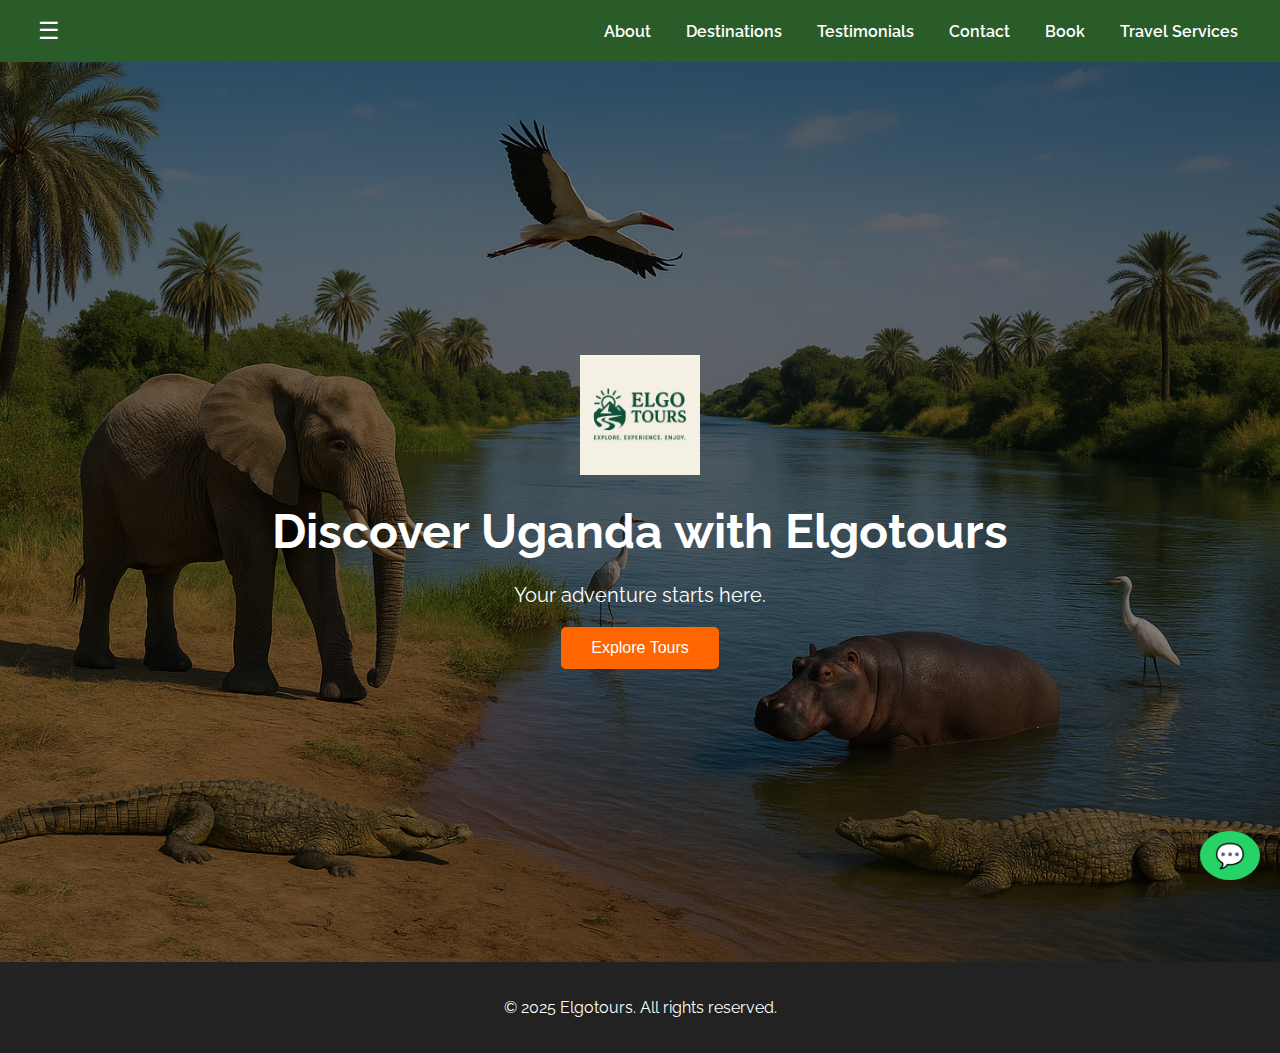
<file: index.html>
<!DOCTYPE html>
<html lang="en">
<head>
  <meta name="description" content="Explore Uganda with Elgotours - unforgettable safaris, cultural tours, gorilla trekking & more. Book now!" />  
  <meta name="keywords" content="Uganda tours, Gorilla trekking, Safari Uganda, Elgotours, travel in Uganda, Kitega Community Centre" />
  <meta charset="UTF-8" />
  <meta name="viewport" content="width=device-width, initial-scale=1.0" />
  <title>Elgotours</title>
  <link rel="stylesheet" href="style.css" />
  <link rel="icon" href="favicon.ico" type="image/x-icon">
  <link href="https://fonts.googleapis.com/css2?family=Raleway:wght@400;700&display=swap" rel="stylesheet">
</head>
<body>

<nav aria-label="Main navigation">
  <button id="menuToggle" aria-label="Toggle navigation menu">☰</button>
  <div id="navLinks">
    <a href="about.html" class="active">About</a>
    <a href="destination.html" class="active">Destinations</a>
    <a href="testimonies.html" class="active">Testimonials</a>
    <a href="contact.html"class="action">Contact</a>
    <a href="booking.html"class="active">Book</a>
    <a href="travel-services.html">Travel Services</a>

  </div>
</nav>

<section id="hero">
  <div class="hero-content">
    <img id="logo" src="logo.png" alt="Elgotours Logo" width="120" height="auto">
    <div class="hero-text">
      <h1>Discover Uganda with Elgotours</h1>
      <p>Your adventure starts here.</p>
      <button onclick="document.getElementById('packages').scrollIntoView({ behavior: 'smooth' });">Explore Tours</button>
    </div>
  </div>
</section>

<a href="https://wa.me/+256704535863" class="whatsapp-float" target="_blank" aria-label="Chat on WhatsApp">💬</a>
<footer>
    <p>&copy; 2025 Elgotours. All rights reserved.</p>
  </footer>
<script>
  document.getElementById('menuToggle').onclick = function() {
    document.getElementById('navLinks').classList.toggle('active');
  }
  const images = [
      'bg1.png',
      'bg2.jpg',
      'bg3.jpg',
      'bg4.webp',
      'bg5.jpeg'
    ];
    let current = 0;

    function changeHeroBg() {
      document.getElementById('hero').style.backgroundImage = `url('${images[current]}')`;
      current = (current + 1) % images.length;
    }

    changeHeroBg();
    setInterval(changeHeroBg, 5000);
</script>

</body>
</html>
</file>
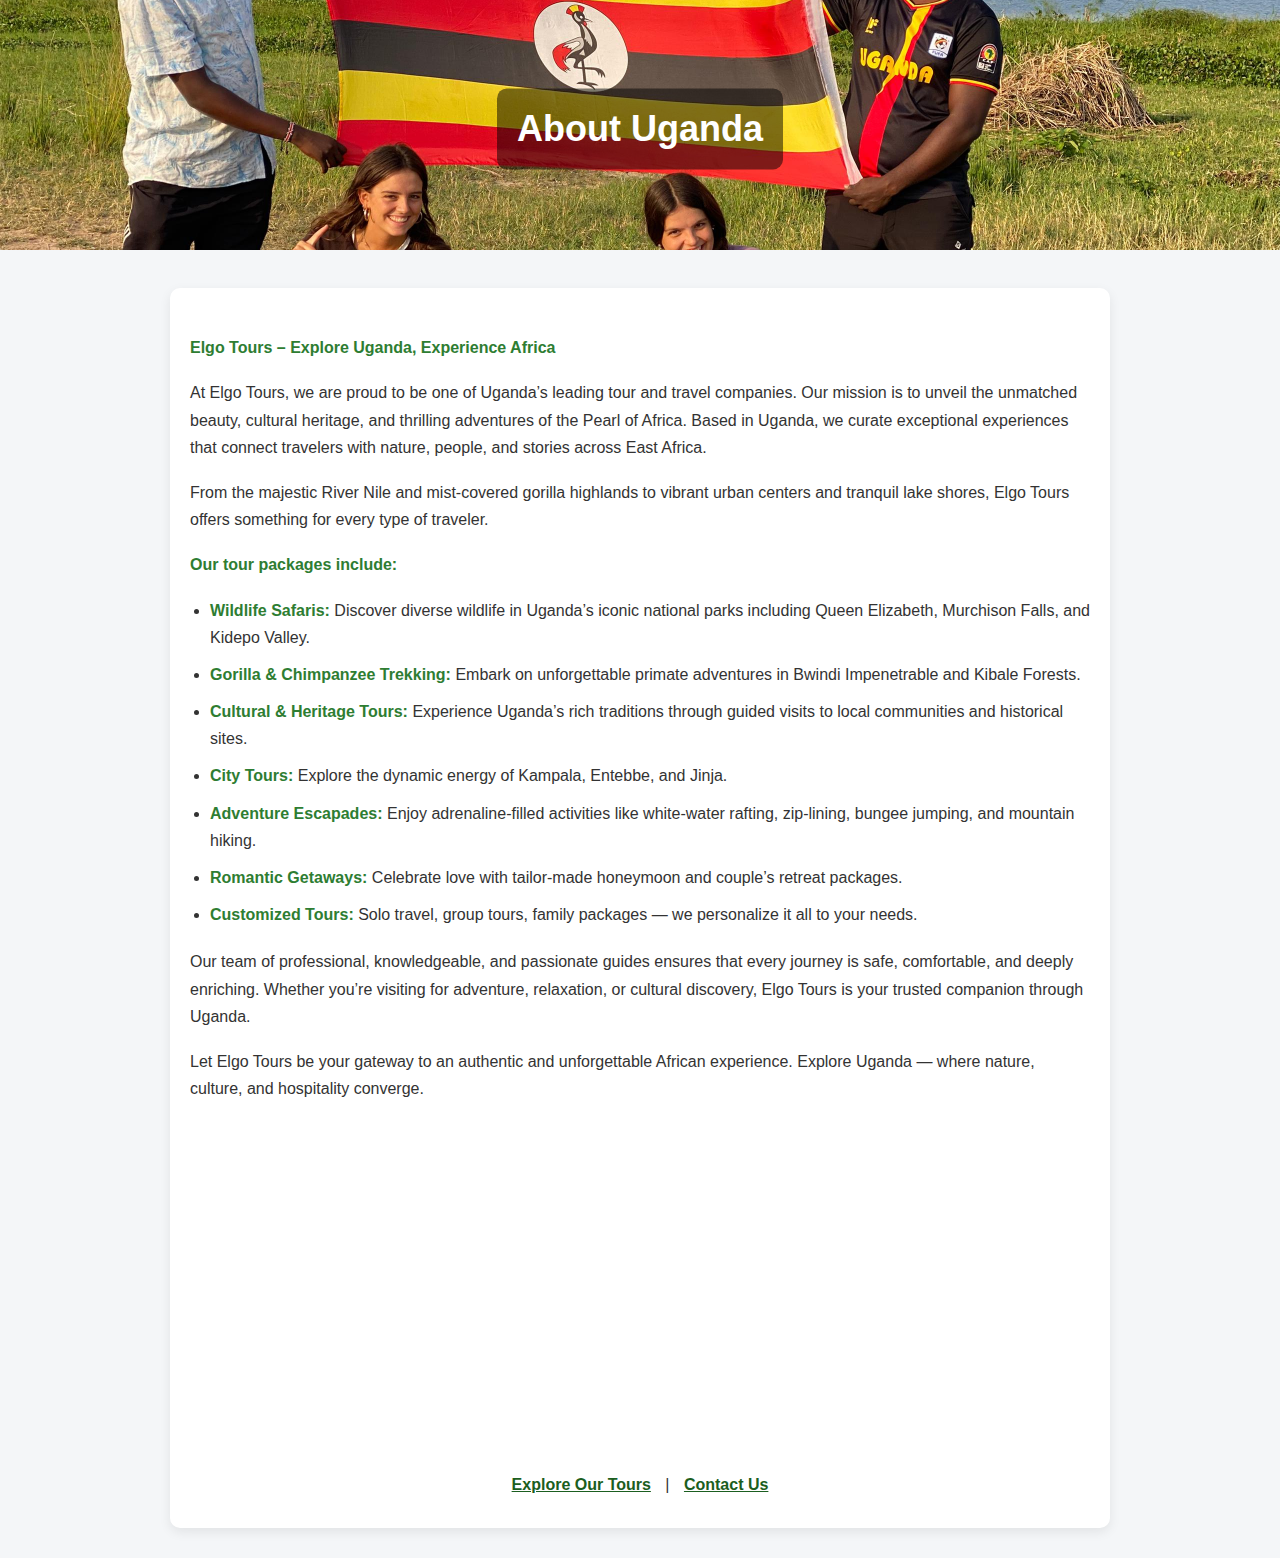
<file: about.html>
<!DOCTYPE html>
<html lang="en">
<head>
  <meta charset="UTF-8" />
  <meta name="viewport" content="width=device-width, initial-scale=1.0"/>
  <title>About Uganda - Elgo Tours</title>
  <style>
    body {
      font-family: 'Segoe UI', Tahoma, Geneva, Verdana, sans-serif;
      margin: 0;
      background-color: #f4f6f8;
      color: #333;
      line-height: 1.7;
    }

    .hero-banner {
      position: relative;
      overflow: hidden;
      border-radius: 0 0 10px 10px;
    }

    .hero-banner img {
      width: 100%;
      height: 250px;
      object-fit: cover;
    }

    .hero-banner h2 {
      position: absolute;
      top: 50%;
      left: 50%;
      transform: translate(-50%, -50%);
      color: white;
      font-size: 36px;
      background-color: rgba(0,0,0,0.5);
      padding: 10px 20px;
      border-radius: 10px;
      margin: 0;
    }

    .section {
      max-width: 900px;
      margin: 30px auto;
      padding: 30px 20px;
      background: #ffffff;
      border-radius: 10px;
      box-shadow: 0 4px 12px rgba(0, 0, 0, 0.08);
      animation: fadeIn 1s ease forwards;
    }

    @keyframes fadeIn {
      0% {
        opacity: 0;
        transform: translateY(20px);
      }
      100% {
        opacity: 1;
        transform: translateY(0);
      }
    }

    p {
      margin-bottom: 18px;
    }

    ul {
      padding-left: 20px;
      margin-bottom: 20px;
    }

    ul li {
      margin-bottom: 10px;
    }

    strong {
      color: #2e7d32;
    }

    .map {
      margin-top: 30px;
      border-radius: 10px;
      overflow: hidden;
    }

    .cta-links {
      text-align: center;
      margin-top: 30px;
    }

    .cta-links a {
      color: #1b5e20;
      font-weight: bold;
      text-decoration: underline;
      margin: 0 10px;
    }

    @media (max-width: 600px) {
      .section {
        padding: 20px 15px;
        margin: 20px 10px;
      }

      .hero-banner h2 {
        font-size: 24px;
        padding: 6px 12px;
      }
    }
  </style>
</head>
<body>

  <!-- Hero Banner -->
  <div class="hero-banner">
    <img src="uganda.jpg" alt="Explore Uganda" />
    <h2>About Uganda</h2>
  </div>

  <!-- About Content -->
  <section class="section">
    <p><strong>Elgo Tours – Explore Uganda, Experience Africa</strong></p>

    <p>
      At Elgo Tours, we are proud to be one of Uganda’s leading tour and travel companies. Our mission is to unveil the unmatched beauty, cultural heritage, and thrilling adventures of the Pearl of Africa. Based in Uganda, we curate exceptional experiences that connect travelers with nature, people, and stories across East Africa.
    </p>

    <p>
      From the majestic River Nile and mist-covered gorilla highlands to vibrant urban centers and tranquil lake shores, Elgo Tours offers something for every type of traveler.
    </p>

    <p><strong>Our tour packages include:</strong></p>
    <ul>
      <li><strong>Wildlife Safaris:</strong> Discover diverse wildlife in Uganda’s iconic national parks including Queen Elizabeth, Murchison Falls, and Kidepo Valley.</li>
      <li><strong>Gorilla & Chimpanzee Trekking:</strong> Embark on unforgettable primate adventures in Bwindi Impenetrable and Kibale Forests.</li>
      <li><strong>Cultural & Heritage Tours:</strong> Experience Uganda’s rich traditions through guided visits to local communities and historical sites.</li>
      <li><strong>City Tours:</strong> Explore the dynamic energy of Kampala, Entebbe, and Jinja.</li>
      <li><strong>Adventure Escapades:</strong> Enjoy adrenaline-filled activities like white-water rafting, zip-lining, bungee jumping, and mountain hiking.</li>
      <li><strong>Romantic Getaways:</strong> Celebrate love with tailor-made honeymoon and couple’s retreat packages.</li>
      <li><strong>Customized Tours:</strong> Solo travel, group tours, family packages — we personalize it all to your needs.</li>
    </ul>

    <p>
      Our team of professional, knowledgeable, and passionate guides ensures that every journey is safe, comfortable, and deeply enriching. Whether you’re visiting for adventure, relaxation, or cultural discovery, Elgo Tours is your trusted companion through Uganda.
    </p>

    <p>
      Let Elgo Tours be your gateway to an authentic and unforgettable African experience. Explore Uganda — where nature, culture, and hospitality converge.
    </p>

    <!-- Google Map Embed -->
    <div class="map">
      <iframe src="https://www.google.com/maps/embed?pb=!1m18!1m12!1m3!1d15955.39707929884!2d32.582519149999996!3d0.34759650000000213!2m3!1f0!2f0!3f0!3m2!1i1024!2i768!4f13.1!3m3!1m2!1s0x177dbcffe5b1c26f%3A0x7803f89bd7a0e24c!2sKampala%2C%20Uganda!5e0!3m2!1sen!2sug!4v1625146877777!5m2!1sen!2sug" 
        width="100%" 
        height="300" 
        style="border:0;" 
        allowfullscreen="" 
        loading="lazy">
      </iframe>
    </div>

    <!-- Call to Action Links -->
    <div class="cta-links">
      <a href="tours.html">Explore Our Tours</a> |
      <a href="contact.html">Contact Us</a>
    </div>
  </section>

</body>
</html>
</file>
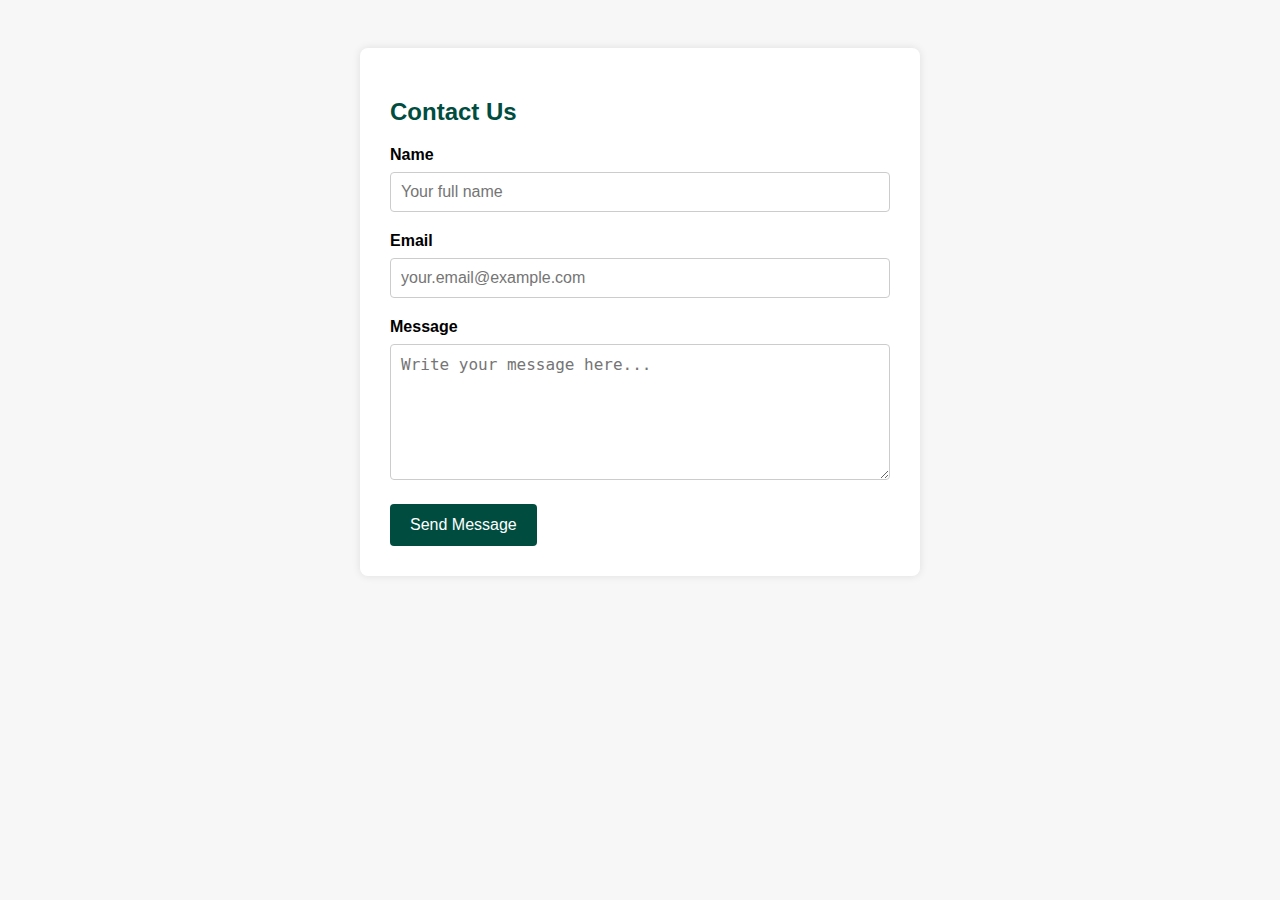
<file: contact.html>
<!DOCTYPE html>
<html lang="en">
<head>
  <meta charset="UTF-8" />
  <meta name="viewport" content="width=device-width, initial-scale=1" />
  <title>Contact Us</title>
  <style>
    body {
      font-family: Arial, sans-serif;
      padding: 40px;
      background: #f7f7f7;
    }
    .contact-form {
      max-width: 500px;
      margin: 0 auto;
      background: white;
      padding: 30px;
      border-radius: 8px;
      box-shadow: 0 0 8px rgba(0,0,0,0.1);
    }
    .contact-form h2 {
      margin-bottom: 20px;
      color: #004d40;
    }
    .contact-form label {
      display: block;
      margin-bottom: 8px;
      font-weight: bold;
    }
    .contact-form input, 
    .contact-form textarea {
      width: 100%;
      padding: 10px;
      margin-bottom: 20px;
      border: 1px solid #ccc;
      border-radius: 4px;
      font-size: 16px;
      box-sizing: border-box;
    }
    .contact-form button {
      background-color: #004d40;
      color: white;
      padding: 12px 20px;
      border: none;
      border-radius: 4px;
      cursor: pointer;
      font-size: 16px;
      transition: background-color 0.3s ease;
    }
    .contact-form button:hover {
      background-color: #00332a;
    }
  </style>
</head>
<body>
  <div class="contact-form">
    <h2>Contact Us</h2>
    <form
      id="contactForm"
      action="https://formsubmit.co/nsubugaalex996@gmail.com"
      method="POST"
    >
      <!-- Disable Captcha (optional) -->
      <input type="hidden" name="_captcha" value="false" />
      
      <!-- Redirect to thank-you page after submission -->
      <input type="hidden" name="_next" value="https://yourdomain.com/thank-you.html" />
      
      <label for="name">Name</label>
      <input
        type="text"
        id="name"
        name="name"
        placeholder="Your full name"
        required
      />
      
      <label for="email">Email</label>
      <input
        type="email"
        id="email"
        name="email"
        placeholder="your.email@example.com"
        required
      />
      
      <label for="message">Message</label>
      <textarea
        id="message"
        name="message"
        rows="6"
        placeholder="Write your message here..."
        required
      ></textarea>
      
      <button type="submit">Send Message</button>
    </form>
  </div>
</body>
</html>
</file>
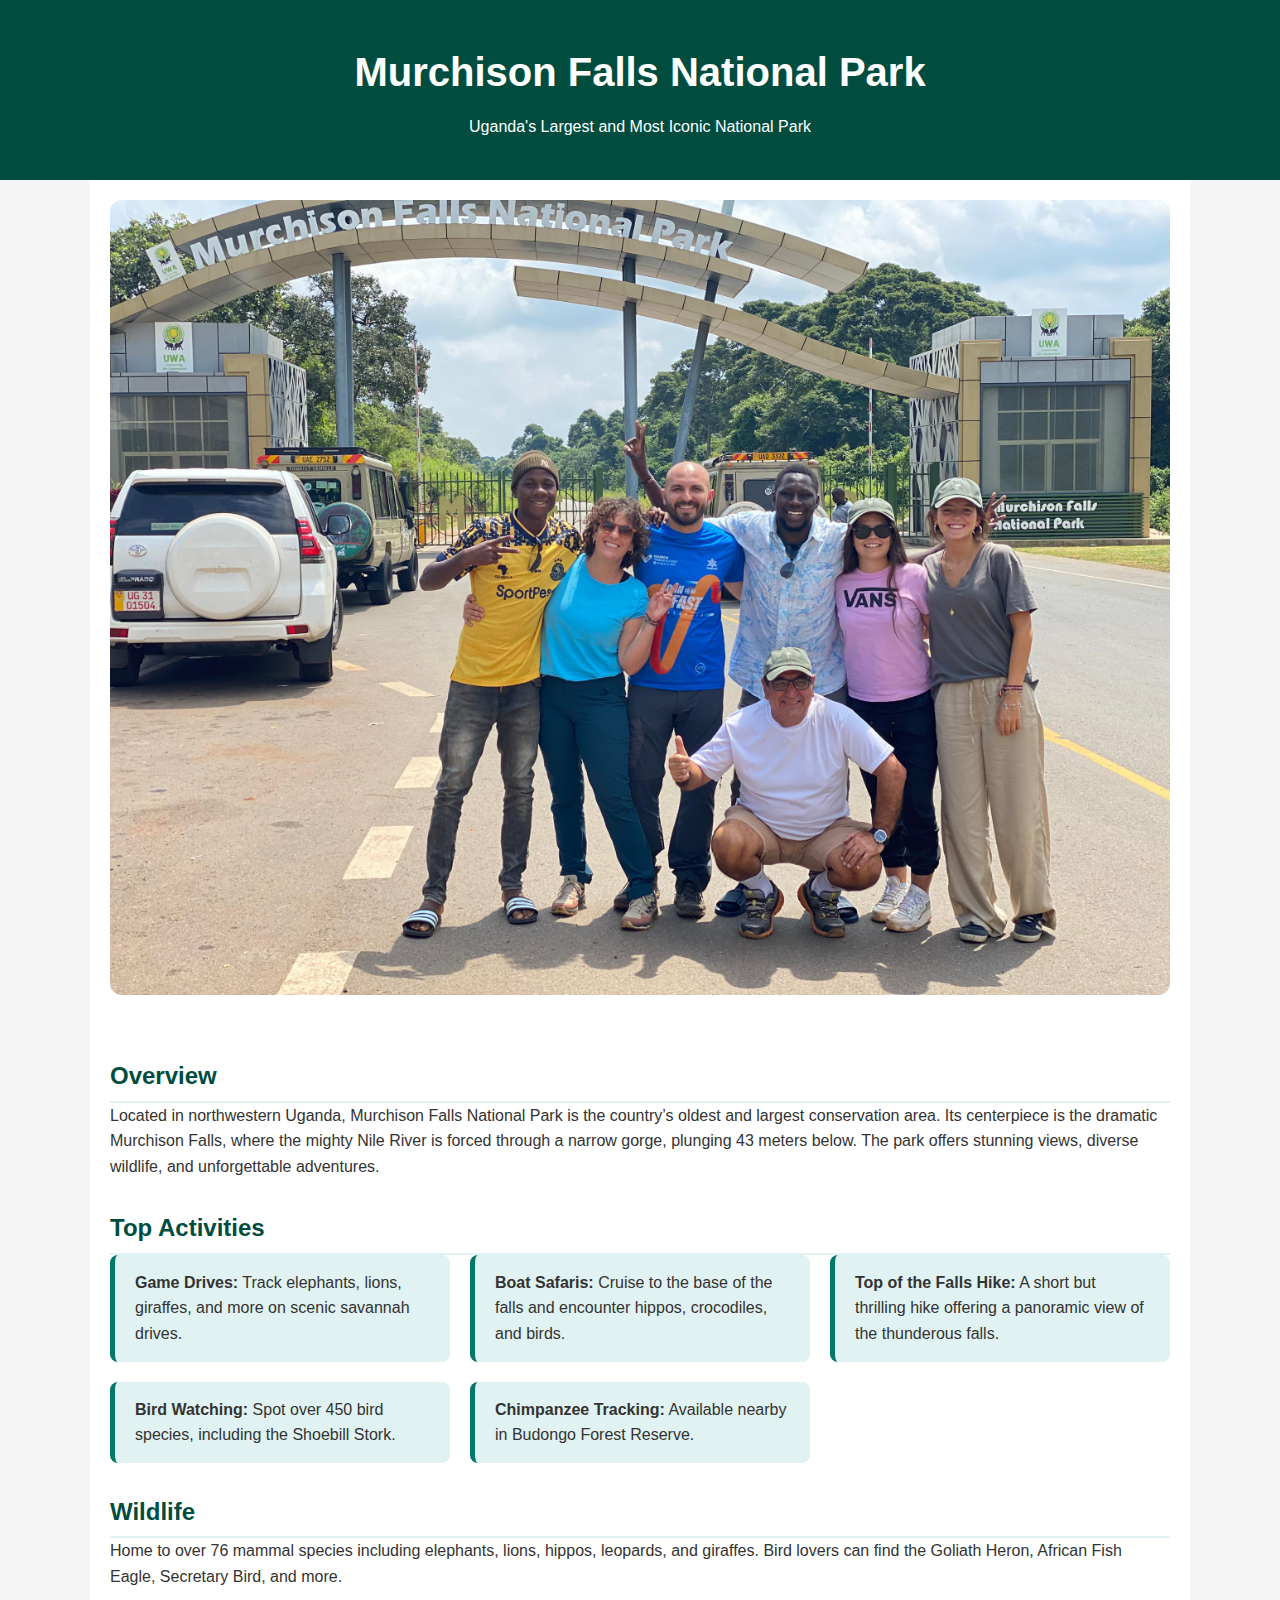
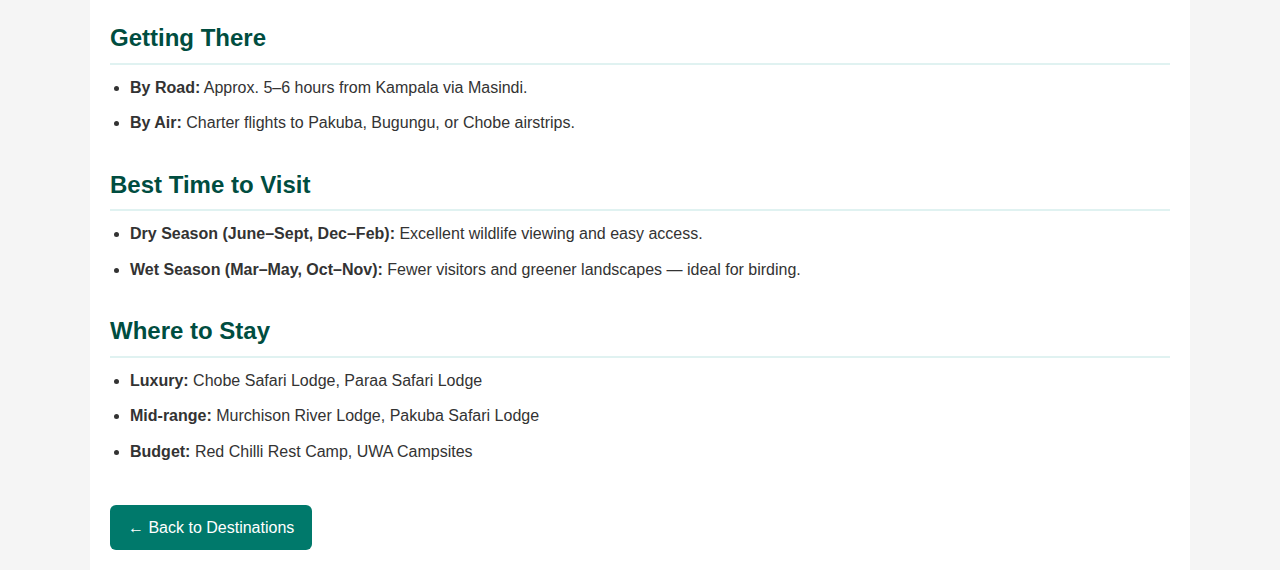
<file: murchison.html>
<!DOCTYPE html>
<html lang="en">
<head>
  <meta charset="UTF-8" />
  <meta name="viewport" content="width=device-width, initial-scale=1.0"/>
  <title>Murchison Falls National Park - Elgo Tours</title>
  <style>
    :root {
      --primary-color: #004d40;
      --secondary-color: #00796b;
      --accent-color: #e0f2f1;
      --font: 'Segoe UI', Tahoma, Geneva, Verdana, sans-serif;
    }

    * {
      box-sizing: border-box;
      margin: 0;
      padding: 0;
    }

    body {
      font-family: var(--font);
      background: #f5f5f5;
      line-height: 1.6;
      color: #333;
    }

    .header {
      background: var(--primary-color);
      color: white;
      padding: 40px 20px;
      text-align: center;
    }

    .header h1 {
      font-size: 2.5rem;
      margin-bottom: 10px;
    }

    .container {
      max-width: 1100px;
      margin: auto;
      padding: 20px;
      background: white;
      animation: fadeIn 1s ease;
    }

    @keyframes fadeIn {
      from { opacity: 0; transform: translateY(20px); }
      to { opacity: 1; transform: translateY(0); }
    }

    img {
      width: 100%;
      border-radius: 12px;
      margin-bottom: 25px;
    }

    h2 {
      margin-top: 30px;
      color: var(--primary-color);
      border-bottom: 2px solid var(--accent-color);
      padding-bottom: 5px;
    }

    ul {
      padding-left: 20px;
      margin-top: 10px;
    }

    li {
      margin-bottom: 10px;
    }

    .info-blocks {
      display: grid;
      grid-template-columns: repeat(auto-fit, minmax(300px, 1fr));
      gap: 20px;
    }

    .info-block {
      background: var(--accent-color);
      padding: 15px 20px;
      border-left: 5px solid var(--secondary-color);
      border-radius: 8px;
    }

    .back-link {
      display: inline-block;
      margin-top: 30px;
      text-decoration: none;
      background: var(--secondary-color);
      color: #fff;
      padding: 10px 18px;
      border-radius: 6px;
      transition: background 0.3s ease;
    }

    .back-link:hover {
      background: var(--primary-color);
    }

    @media (max-width: 600px) {
      .header h1 {
        font-size: 1.8rem;
      }
    }
  </style>
</head>
<body>

  <div class="header">
    <h1>Murchison Falls National Park</h1>
    <p>Uganda's Largest and Most Iconic National Park</p>
  </div>

  <div class="container">
    <img src="murchison.jpg" alt="Murchison Falls National Park">

    <h2>Overview</h2>
    <p>
      Located in northwestern Uganda, Murchison Falls National Park is the country’s oldest and largest conservation area. Its centerpiece is the dramatic Murchison Falls, where the mighty Nile River is forced through a narrow gorge, plunging 43 meters below. The park offers stunning views, diverse wildlife, and unforgettable adventures.
    </p>

    <h2>Top Activities</h2>
    <div class="info-blocks">
      <div class="info-block">
        <strong>Game Drives:</strong> Track elephants, lions, giraffes, and more on scenic savannah drives.
      </div>
      <div class="info-block">
        <strong>Boat Safaris:</strong> Cruise to the base of the falls and encounter hippos, crocodiles, and birds.
      </div>
      <div class="info-block">
        <strong>Top of the Falls Hike:</strong> A short but thrilling hike offering a panoramic view of the thunderous falls.
      </div>
      <div class="info-block">
        <strong>Bird Watching:</strong> Spot over 450 bird species, including the Shoebill Stork.
      </div>
      <div class="info-block">
        <strong>Chimpanzee Tracking:</strong> Available nearby in Budongo Forest Reserve.
      </div>
    </div>

    <h2>Wildlife</h2>
    <p>
      Home to over 76 mammal species including elephants, lions, hippos, leopards, and giraffes. Bird lovers can find the Goliath Heron, African Fish Eagle, Secretary Bird, and more.
    </p>

    <h2>Getting There</h2>
    <ul>
      <li><strong>By Road:</strong> Approx. 5–6 hours from Kampala via Masindi.</li>
      <li><strong>By Air:</strong> Charter flights to Pakuba, Bugungu, or Chobe airstrips.</li>
    </ul>

    <h2>Best Time to Visit</h2>
    <ul>
      <li><strong>Dry Season (June–Sept, Dec–Feb):</strong> Excellent wildlife viewing and easy access.</li>
      <li><strong>Wet Season (Mar–May, Oct–Nov):</strong> Fewer visitors and greener landscapes — ideal for birding.</li>
    </ul>

    <h2>Where to Stay</h2>
    <ul>
      <li><strong>Luxury:</strong> Chobe Safari Lodge, Paraa Safari Lodge</li>
      <li><strong>Mid-range:</strong> Murchison River Lodge, Pakuba Safari Lodge</li>
      <li><strong>Budget:</strong> Red Chilli Rest Camp, UWA Campsites</li>
    </ul>

    <a class="back-link" href="index.html#destinations">← Back to Destinations</a>
  </div>

</body>
</html>
</file>
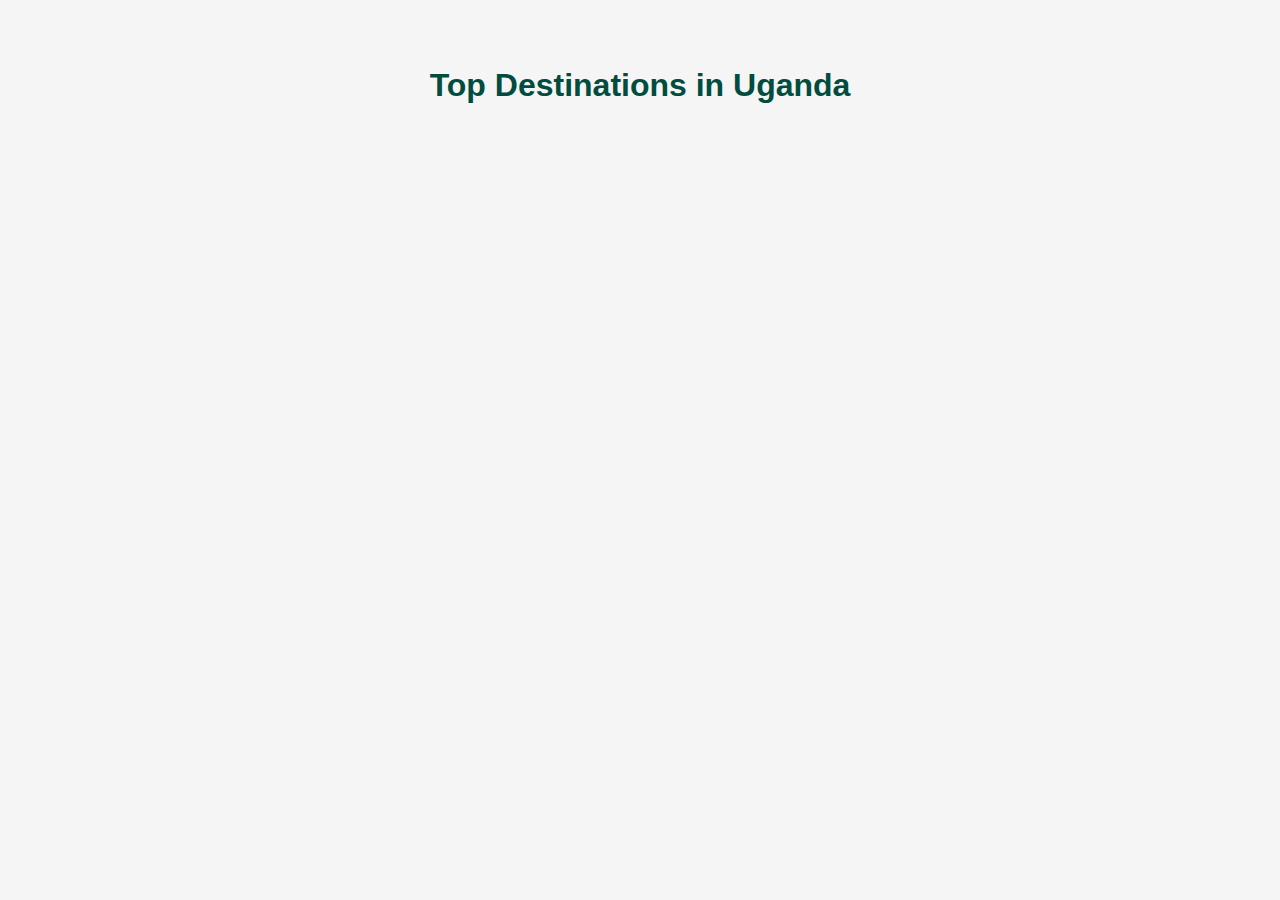
<file: Untitled-1.html>
<!DOCTYPE html>
<html lang="en">
<head>
  <meta charset="UTF-8" />
  <meta name="viewport" content="width=device-width, initial-scale=1.0"/>
  <title>Destinations - Elgo Tours</title>
  <style>
    body {
      font-family: Arial, sans-serif;
      margin: 0;
      background: #f5f5f5;
    }

    .destinations-section {
      max-width: 1200px;
      margin: auto;
      padding: 40px 20px;
    }

    .destinations-section h2 {
      text-align: center;
      color: #004d40;
      font-size: 32px;
      margin-bottom: 30px;
    }

    .destination-grid {
      display: grid;
      grid-template-columns: repeat(auto-fit, minmax(280px, 1fr));
      gap: 20px;
    }

    .destination-card {
      background: #fff;
      border-radius: 12px;
      overflow: hidden;
      box-shadow: 0 4px 10px rgba(0,0,0,0.1);
      transition: transform 0.3s ease;
    }

    .destination-card:hover {
      transform: scale(1.03);
    }

    .destination-card img {
      width: 100%;
      height: 200px;
      object-fit: cover;
    }

    .destination-info {
      padding: 20px;
    }

    .destination-info h3 {
      margin-top: 0;
      color: #00695c;
    }

    .destination-info p {
      font-size: 14px;
      color: #555;
    }

    .destination-info a {
      display: inline-block;
      margin-top: 10px;
      text-decoration: none;
      color: #ffffff;
      background: #00796b;
      padding: 8px 14px;
      border-radius: 6px;
    }

    .destination-info a:hover {
      background: #004d40;
    }

    /* Modal Styles */
    #destinationModal {
      display: none;
      position: fixed;
      top: 0; left: 0;
      width: 100%; height: 100%;
      background: rgba(0,0,0,0.7);
      z-index: 9999;
      justify-content: center;
      align-items: center;
    }

    #destinationModal .modal-content {
      background: #fff;
      padding: 30px;
      max-width: 600px;
      border-radius: 10px;
      position: relative;
    }

    #destinationModal .modal-close {
      position: absolute;
      top: 10px;
      right: 15px;
      cursor: pointer;
      font-size: 20px;
      font-weight: bold;
    }

    @media(max-width: 600px) {
      #destinationModal .modal-content {
        width: 90%;
        padding: 20px;
      }
    }
  </style>
</head>
<body>

  <section class="destinations-section" id="destinations">
    <h2>Top Destinations in Uganda</h2>
    <div class="destination-grid" id="destinationGrid">
      <!-- Content will be loaded from Google Sheets -->
    </div>
  </section>

  <!-- Modal -->
  <div id="destinationModal">
    <div class="modal-content">
      <span class="modal-close" onclick="closeModal()">&times;</span>
      <div id="modalContent">
        <!-- Dynamic content will go here -->
      </div>
    </div>
  </div>

  <!-- Scripts -->
  <script>
    function openModal(title, description) {
      document.getElementById('modalContent').innerHTML = `
        <h2 style="color:#004d40;">${title}</h2>
        <p style="color:#333; font-size:15px;">${description}</p>
      `;
      document.getElementById('destinationModal').style.display = 'flex';
    }

    function closeModal() {
      document.getElementById('destinationModal').style.display = 'none';
    }

    // Load destination data from Google Sheets (Published CSV link)
    fetch("https://docs.google.com/spreadsheets/d/e/2PACX-1vQyxYLN7XJ5X-SAMPLE_CSV_LINK/pub?output=csv")
      .then(response => response.text())
      .then(data => {
        const rows = data.split('\n').slice(1);
        const grid = document.getElementById('destinationGrid');
        rows.forEach(row => {
          const [title, description, image] = row.split(',');
          if (title && image && description) {
            grid.innerHTML += `
              <div class="destination-card">
                <img src="${image.trim()}" alt="${title}">
                <div class="destination-info">
                  <h3>${title}</h3>
                  <p>${description}</p>
                  <a href="javascript:void(0)" onclick="openModal('${title}', '${description}')">More Info</a>
                </div>
              </div>
            `;
          }
        });
      });
  </script>

</body>
</html>
</file>
<file: style.css>
/* Smooth Scroll */
html {
  scroll-behavior: smooth;
}

/* Base Styles */
body {
  margin: 0;
  font-family: 'Raleway', sans-serif;
  background-color: #fafafa;
  color: #333;
}

/* Navigation */
nav {
  position: sticky;
  top: 0;
  z-index: 1000;
  background: #2a5c2a;
  display: flex;
  justify-content: space-between;
  align-items: center;
  padding: 1rem 2rem;
}

#menuToggle {
  font-size: 1.5rem;
  color: white;
  background: none;
  border: none;
  cursor: pointer;
}

#navLinks {
  display: flex;
  gap: 15px;
}

#navLinks a {
  color: white;
  text-decoration: none;
  margin: 0 10px;
  font-weight: 600;
}

#navLinks a:hover {
  text-decoration: underline;
}

/* Hero Section with Changing Background */
#hero {
  height: 100vh;
  background-size: cover;
  background-position: center;
  background-repeat: no-repeat;
  display: flex;
  justify-content: center;
  align-items: center;
  position: relative;
  transition: background-image 1.5s ease-in-out;
}

#hero::before {
  content: '';
  position: absolute;
  inset: 0;
  background: rgba(0, 0, 0, 0.5);
  z-index: 1;
}

/* Hero Content */
.hero-content {
  text-align: center;
  color: white;
  position: relative;
  z-index: 2;
}

.hero-text h1 {
  font-size: 3rem;
  margin: 0.5em 0;
}

.hero-text p {
  font-size: 1.25rem;
  margin-bottom: 1em;
}

.hero-text button {
  padding: 12px 30px;
  font-size: 1rem;
  background-color: #f60;
  color: white;
  border: none;
  border-radius: 5px;
  cursor: pointer;
}

.hero-text button:hover {
  background-color: #e55b00;
}

/* WhatsApp Floating Button */
.whatsapp-float {
  position: fixed;
  bottom: 20px;
  right: 20px;
  background: #25d366;
  color: white;
  font-size: 24px;
  padding: 10px 15px;
  border-radius: 50%;
  text-decoration: none;
  z-index: 999;
  transition: transform 0.3s ease;
}

.whatsapp-float:hover {
  transform: scale(1.1);
}

/* Footer */
footer {
  background: #222;
  color: white;
  text-align: center;
  padding: 20px;
}

/* Responsive Navigation */
@media (max-width: 768px) {
  #navLinks {
    display: none;
    flex-direction: column;
    background: #2a5c2a;
    position: absolute;
    top: 60px;
    right: 20px;
    padding: 10px;
    border-radius: 5px;
  }

  #navLinks.active {
    display: flex;
  }
}
</file>
